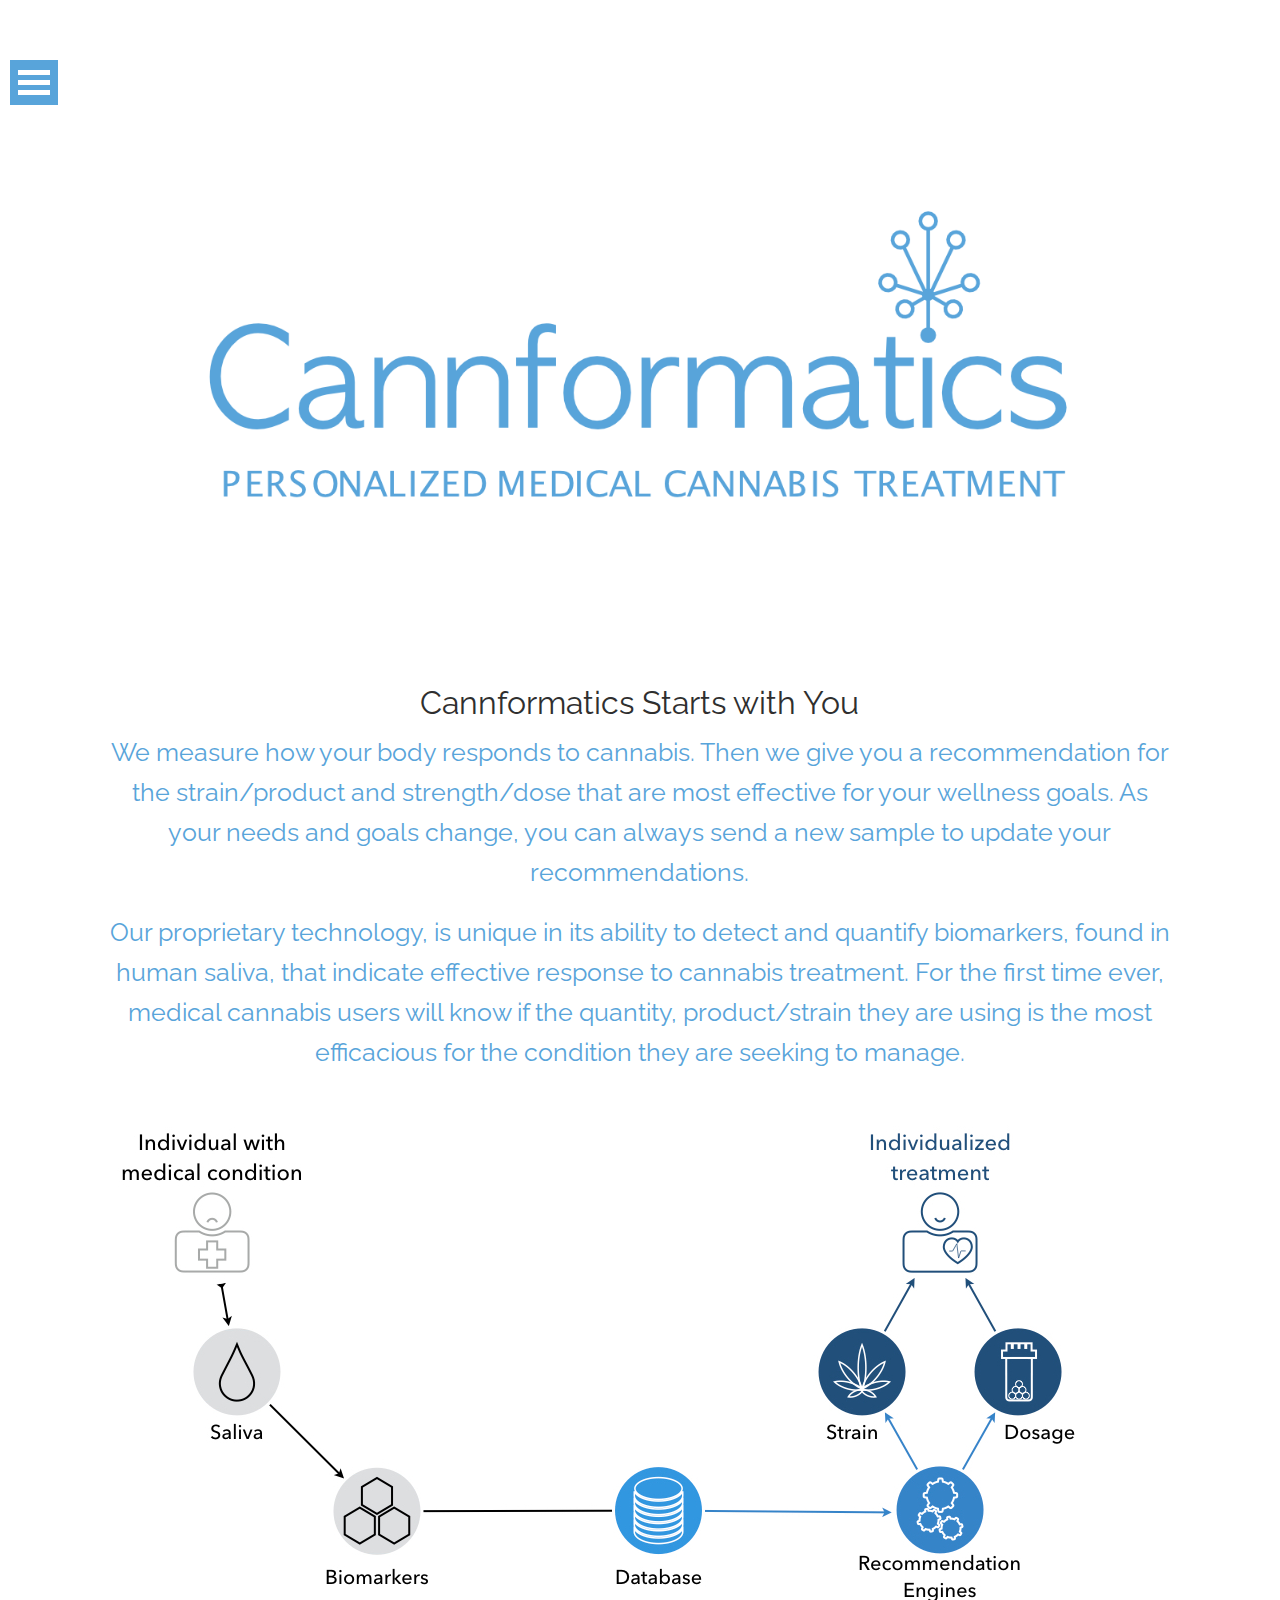
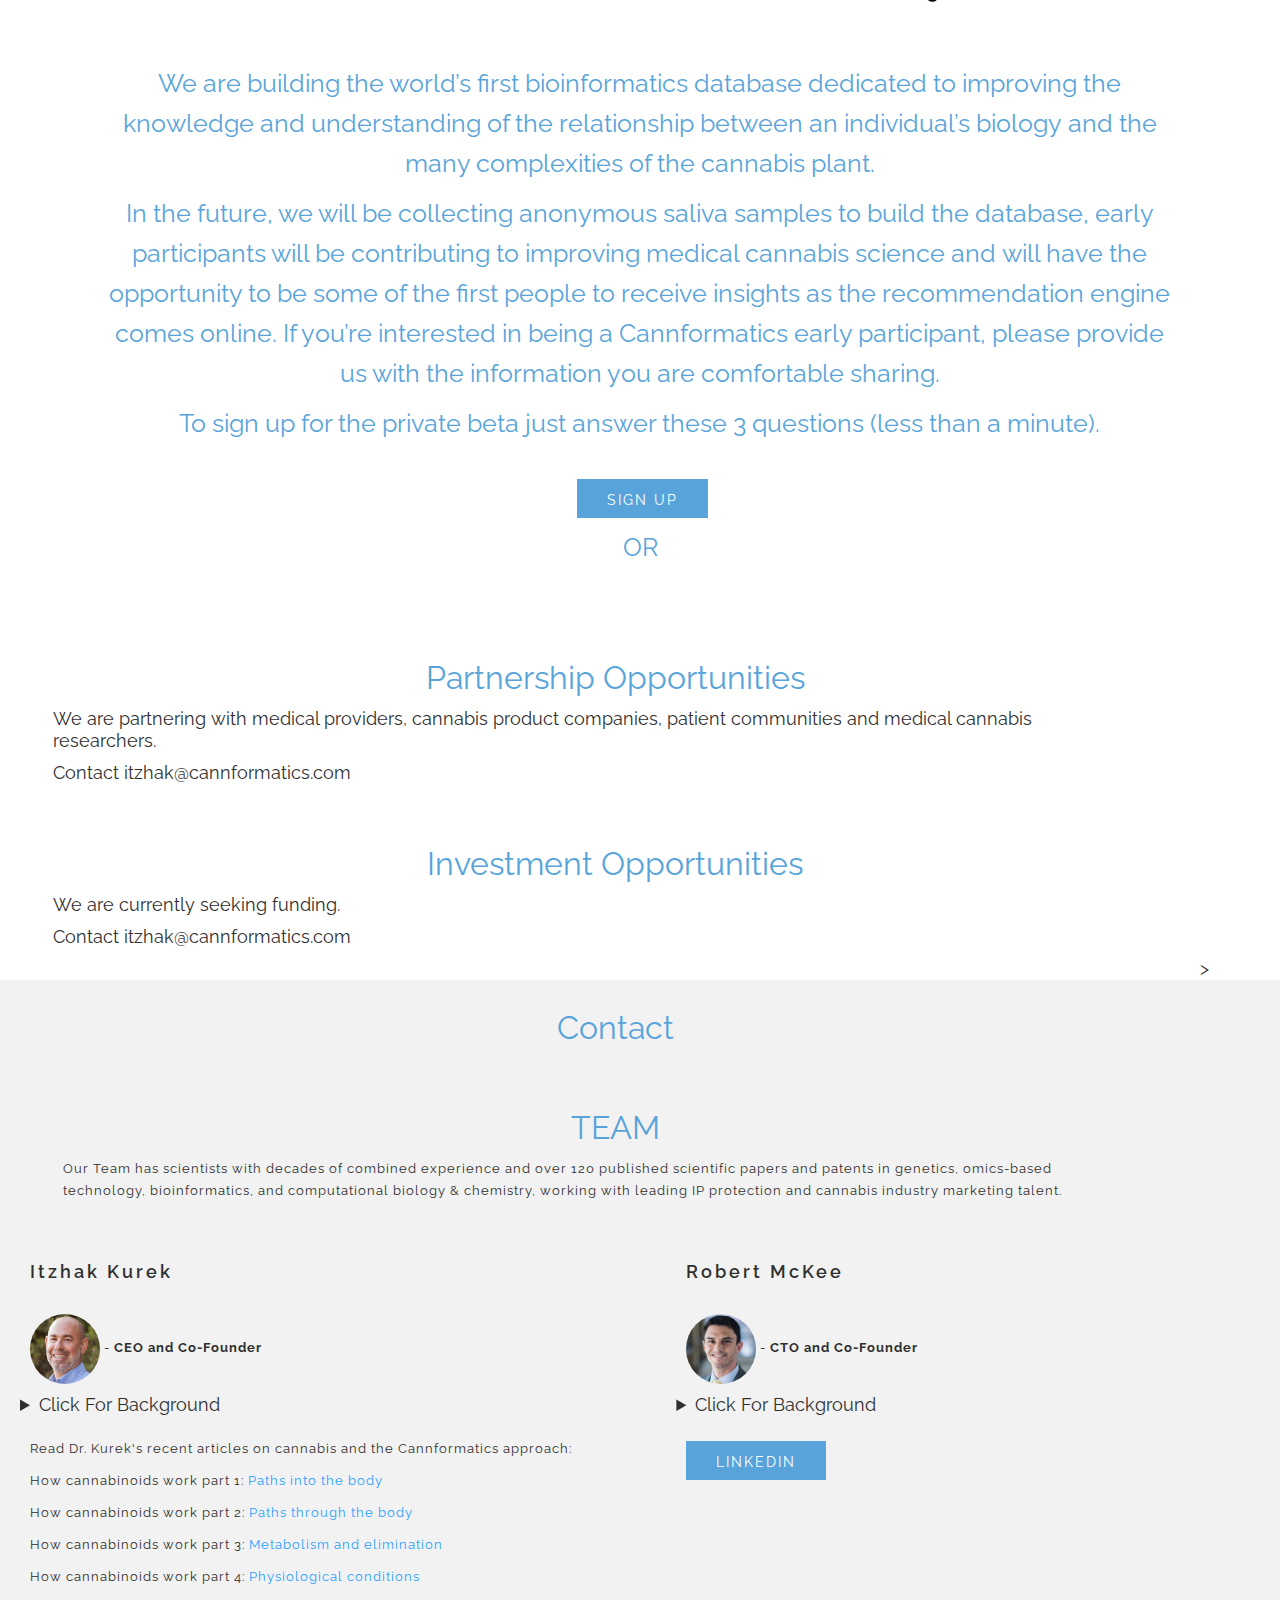
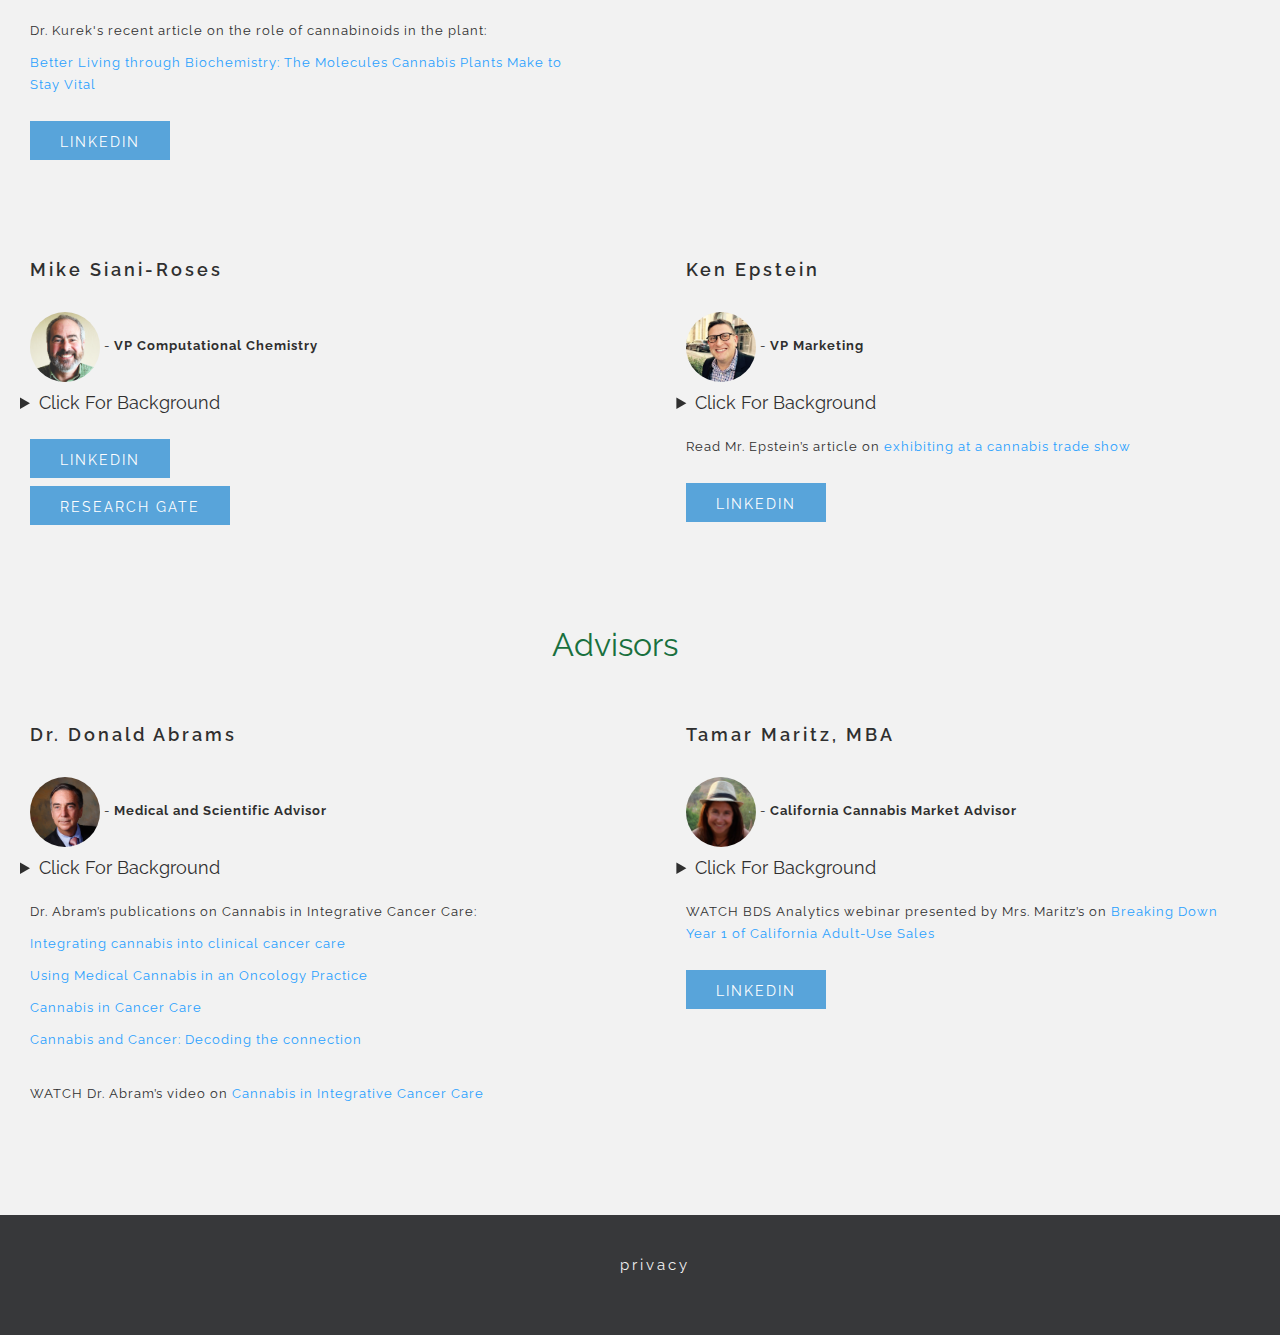
<file: index.html>
<!DOCTYPE html>
<html lang="en">
  <head>
    <meta charset="utf-8">
    <title>Cannformatics</title>
    <meta name="viewport" content="width=device-width, initial-scale=1.0">
    <meta name="description" content="Cannformatics uses bioinformatics to help you get the results you want from medical cannabis.">
    <meta name="author" content="">

    <!-- Le styles -->
    <link href="assets/css/bootstrap.css" rel="stylesheet">
    <link href="assets/css/style.css" rel="stylesheet">
    <link href="assets/css/colors/blue.css" rel="stylesheet">
    <link href="assets/css/menu.css" rel="stylesheet">
	<link href="assets/css/font-awesome.css" rel="stylesheet">
	<link href="assets/css/linecons.css" rel="stylesheet">
    <style>
      body {
        padding-top: 60px; /* 60px to make the container go all the way to the bottom of the topbar */
      }
    </style>
    <link href="assets/css/bootstrap-responsive.css" rel="stylesheet">

    <!-- Le HTML5 shim, for IE6-8 support of HTML5 elements -->
    <!--[if lt IE 9]>
      <script src="http://html5shim.googlecode.com/svn/trunk/html5.js"></script>
    <![endif]-->

    <!-- Le fav and touch icons -->
    <link rel="shortcut icon" href="assets/img/favicomatic/favicon.ico">

	<link rel="apple-touch-icon-precomposed" sizes="57x57" href="assets/img/favicomatic/apple-touch-icon-57x57.png" />
	<link rel="apple-touch-icon-precomposed" sizes="114x114" href="assets/img/favicomatic/apple-touch-icon-114x114.png" />
	<link rel="apple-touch-icon-precomposed" sizes="72x72" href="assets/img/favicomatic/apple-touch-icon-72x72.png" />
	<link rel="apple-touch-icon-precomposed" sizes="144x144" href="assets/img/favicomatic/apple-touch-icon-144x144.png" />
	<link rel="apple-touch-icon-precomposed" sizes="60x60" href="assets/img/favicomatic/apple-touch-icon-60x60.png" />
	<link rel="apple-touch-icon-precomposed" sizes="120x120" href="assets/img/favicomatic/apple-touch-icon-120x120.png" />
	<link rel="apple-touch-icon-precomposed" sizes="76x76" href="assets/img/favicomatic/apple-touch-icon-76x76.png" />
	<link rel="apple-touch-icon-precomposed" sizes="152x152" href="assets/img/favicomatic/apple-touch-icon-152x152.png" />
	<link rel="icon" type="image/png" href="assets/img/favicomatic/favicon-196x196.png" sizes="196x196" />
	<link rel="icon" type="image/png" href="assets/img/favicomatic/favicon-96x96.png" sizes="96x96" />
	<link rel="icon" type="image/png" href="assets/img/favicomatic/favicon-32x32.png" sizes="32x32" />
	<link rel="icon" type="image/png" href="assets/img/favicomatic/favicon-16x16.png" sizes="16x16" />
	<link rel="icon" type="image/png" href="assets/img/favicomatic/favicon-128.png" sizes="128x128" />
	<meta name="application-name" content="&nbsp;"/>
	<meta name="msapplication-TileColor" content="#FFFFFF" />
	<meta name="msapplication-TileImage" content="assets/img/favicomatic/mstile-144x144.png" />
	<meta name="msapplication-square70x70logo" content="assets/img/favicomatic/mstile-70x70.png" />
	<meta name="msapplication-square150x150logo" content="assets/img/favicomatic/mstile-150x150.png" />
	<meta name="msapplication-wide310x150logo" content="assets/img/favicomatic/mstile-310x150.png" />
	<meta name="msapplication-square310x310logo" content="assets/img/favicomatic/mstile-310x310.png" />

    
	<script type="text/javascript" src="assets/js/modernizr.custom.js"></script>
	<!-- Global site tag (gtag.js) - Google Analytics -->
	<script async src="https://www.googletagmanager.com/gtag/js?id=UA-119682513-1"></script>
	<script>
	  window.dataLayer = window.dataLayer || [];
	  function gtag(){dataLayer.push(arguments);}
	  gtag('js', new Date());
	  gtag('config', 'UA-119682513-1');
	</script>

  </head>

  <body>

    
    <!-- === MENU === -->
    
    <div class="container-fluid">
    <a class="brand hidden-phone"></a>
		<div id="dl-menu" class="dl-menuwrapper">
			<button class="dl-trigger">Open Menu</button>
			<ul class="dl-menu">
				<li><a href="#Sign-Up">Sign Up</a></li>
				<li><a href="#Partnership-Opportunities">Partnership Opportunities</a></li>
				<li><a href="#Investment-Opportunities">Investment Opportunities</a></li>
				<li><a href="#Contact">Contact</a></li>
				<li><a href="#Team">Team</a></li>
				<li><a href="privacy.html">Privacy</a></li>
			</ul>
		</div><!-- /dl-menuwrapper -->
    </div><!-- /container-fluid -->

    <!-- === TOP IMAGE AND TITLE ===  style="background-color:rgba(236, 240, 241,0.7)"-->
    <div id="headerwrap">
			<header class="clearfix">
					<div class="container"> 

							<div><img class="center-block img-responsive" src="assets/img/logo4.png" /></div>

					</div><!-- /container -->
			</header>	    
		</div><!-- /headerwrap -->

    <div class="container-fluid">
    	<div class="row-fluid">
    		<div class="span1"></div>
		    <div class="span10">
			    	<h2>Cannformatics Starts with You</h2>
				<h3 style="color: rgb(88, 164, 218)">We measure how your body responds to cannabis. Then we give you a recommendation for the strain/product and strength/dose that are most effective for your wellness goals. As your needs and goals change, you can always send a new sample to update your recommendations.</h3>
			</div>
		</div>
		<div class="row-fluid">
			<div class="span1"></div>
			<div class="span10">
				<h3 style="color: rgb(88, 164, 218)">Our proprietary technology, is unique in its ability to detect and quantify biomarkers, found in human saliva, that indicate effective response to cannabis treatment. For the first time ever, medical cannabis users will know if the quantity, product/strain they are using is the most efficacious for the condition they are seeking to manage.</h3>
			</div>
			<div class="span1"></div>
		</div>
		<div class="row-fluid">
    		<div class="span1"></div>
		    <div class="span10">
				<img class="img-responsive" src="assets/img/illustration2.jpeg">
			</div>
			<div class="span1"></div>
		</div>
	<div id="Sign-Up">
		<div class="row-fluid">
			<div class="span1"></div>
		    <div class="span10">
				<h3 style="color: rgb(88, 164, 218)">We are building the world’s first bioinformatics database dedicated to improving the knowledge and understanding of the relationship between an individual’s biology and the many complexities of the cannabis plant.</h3>
			    	<h3 style="color: rgb(88, 164, 218)">In the future, we will be collecting anonymous saliva samples to build the database, early participants will be contributing to improving medical cannabis science and will have the opportunity to be some of the first people to receive insights as the recommendation engine comes online. If you’re interested in being a Cannformatics early participant, please provide us with the information you are comfortable sharing.</h3>
				<h3 style="color: rgb(88, 164, 218)">To sign up for the private beta just answer these 3 questions (less than a minute).
				</h3>
			</div>
			<div class="span1"></div>
		</div>
		<div class="row-fluid">
			<div class="span5"></div>
		    <div class="span2">
						<div class="button-b">
							<a href="https://form.jotform.com/73138059084156">Sign Up</a>
						</div>
			</div>
			<div class="span5"></div>
		</div>


		<div class="row-fluid">
		    <div class="span12">
						<div class="">
							<h3 style="color: rgb(88, 164, 218); text-align:center;vertical-align:middle">OR</h3>
						</div>
			</div>	
		</div>	

		<div></div>
		<div class="row-fluid">
			<div class="span1"></div>
			<div class="span10">
				<script type="text/javascript" src="https://form.jotform.com/jsform/81217026099153"></script>
			</div>
			<div class="span1"></div>
		</div>
	</div>
	<div id="Partnership-Opportunities">
		<div class="span12 whitezone">
	    		<h2 style="color: rgb(88, 164, 218)">Partnership Opportunities</h2>
		</div>
		<div class="row-fluid">
				<div class="span1"></div>
				<div class="span10">
					<p style="padding-left: 20px">We are partnering with medical providers, cannabis product companies, patient communities and medical cannabis researchers.</p> 
					<p style="padding-left: 20px">Contact itzhak@cannformatics.com<br/></p>
				</div>
				<div class="span1"></div>
		</div>
	</div>
	<div id="Investment-Opportunities">
		<div class="span12 whitezone">
	    		<h2 style="color: rgb(88, 164, 218)">Investment Opportunities</h2>
		</div>
		<div class="row-fluid">
				<div class="span1"></div>
				<div class="span10">
					<p style="padding-left: 20px">We are currently seeking funding.</p>
					<p style="padding-left: 20px">Contact itzhak@cannformatics.com<br/></p>
				</div>
				<div class="span1"></div>
		</div>
	</div>
	<div id="Contact">
		<div class="span12 whitezone">
	    		<h2 style="color: rgb(88, 164, 218)">Contact</h2>
		</div>
>
			
	</div>
    <div id="Team">
	    <div class="container-fluid greyzone">
			<div class="span12 whitezone">
				<h2 style="color: rgb(88, 164, 218)">TEAM</h2>
			</div>
			<div class="row-fluid">
				<div class="span1"></div>
				<div class="span10">
					<p>Our Team has scientists with decades of combined experience and over 120 published scientific papers and patents in genetics, omics-based technology, bioinformatics, and computational biology & chemistry, working with leading IP protection and cannabis industry marketing talent.</p>
				</div>
				<div class="span1"></div>
			</div>
	    	<div class="row-fluid">
		    	<!-- === PROJECT LEADER was span6 greyzone=== -->
		    	<div class="span6 greyzone"> 
		    		<h4>Itzhak Kurek</h4>
		    		<br>
		    		<p><img src="assets/img/ik.png" alt="" width="70px" height="70px" class="img-circle"> - <b>CEO and Co-Founder</b></p>
		    		<details>
						<summary style="padding-left: 20px">Click For Background</summary>
		    			<p>Dr. Kurek is a senior biotech leader with experience in managing, consulting and research roles in the Ag-Biotech, Human and Nutritional Supplements, Renewable Energy and Biobased Products businesses. Dr. Kurek joined Cannformatics from Solix Algredients, a B2B supplier of algae-based natural ingredients where he served as R&D consultant at the Vice-President level. Previously,  Dr. Kurek worked at Kiverdi inc., a company making high-value oils and chemicals from waste carbon sources, as the Senior Director of R&D. Dr. Kurek held research scientist positions at Pioneer Hi-Bred (DuPont), Verdia Inc. and Maxygen Inc. Dr. Kurek has published 20 peer reviewed scientific papers and 10 granted US and international patents cited over 1,800 times.<br/><br/>
		    			Dr. Kurek received his Ph.D. in Plant Sciences from Tel Aviv University and completed his postdoctoral research at the University of California, Davis. Dr. Kurek has also conducted research at the Technical University of Munich, John Innes Center Norwich, C.N.R.S Bordeaux and the Lawrence Berkeley National Laboratories.
						</p>
					</details>
					<br>
					<!-- Start of button-b -->
					<p>Read Dr. Kurek's recent articles on cannabis and the Cannformatics approach:</p>
					<p>How cannabinoids work part 1: <a href="https://news.weedmaps.com/2018/11/how-cannabinoids-work-part-i-paths-into-the-body/" style="color:#28a0ff;">Paths into the body</a></p>
					<p>How cannabinoids work part 2: <a href="https://news.weedmaps.com/2018/11/how-cannabinoids-work-part-ii-paths-through-the-body/" style="color:#28a0ff;">Paths through the body</a></p>
					<p>How cannabinoids work part 3: <a href="https://news.weedmaps.com/2019/01/how-cannabinoids-work-part-iii-metabolism-and-elimination/" style="color:#28a0ff;">Metabolism and elimination</a></p>
					<p>How cannabinoids work part 4: <a href="https://news.weedmaps.com/2019/04/how-cannabinoids-work-part-iv-physiological-conditions/" style="color:#28a0ff;">Physiological conditions</a></p>
					<br>
					<p>Dr. Kurek's recent article on the role of cannabinoids in the plant:</p>
					<p><a href="https://www.marijuana.com/news/2018/09/better-living-through-biochemistry-the-molecules-cannabis-plants-make-to-stay-vital/" style="color:#28a0ff;">Better Living through Biochemistry: The Molecules Cannabis Plants Make to Stay Vital</a></p>
					
					<div class="button-b">
						<a href="https://www.linkedin.com/in/itzhak-kurek-0107113/">Linkedin</a>
					</div>
					<!-- End of button-b -->		    		
		    	</div><!-- /span4 -->
		    	<!-- === PROJECT INFO === -->
		    	<div class="span6 greyzone">
		    		<h4>Robert McKee</h4>
		    		<br>
		    		<p><img src="assets/img/rm.jpg" alt="" width="70px" height="70px" class="img-circle"> - <b>CTO and Co-Founder</b></p>
					
					<details>
						<summary style="padding-left: 20px">Click For Background</summary>
		    			<p>Mr. McKee is a patent lawyer with expertise in genetics, machine learning/artificial intelligence, data privacy law and technology commercialization. Mr. McKee joined Cannformatics from his law practice where he writes patents and ensures compliance with data privacy laws, and develops IP protection strategies for very early stage companies to ensure value creation. Previously, Mr. McKee worked at Kiverdi Inc., a company making high-value oils and chemicals from waste carbon sources, as IP and Business Development Associate. Mr. McKee held a microbiologist position at the Texas Department of State Health Services.<br/><br/>
					
		    			Mr. McKee received his Master of Science in Technology Commercialization from the Red McCombs School of Business at the University of Texas, Austin. He holds a JD from the University of Houston, Texas and a BS in Microbiology from The University of Texas, Austin. Mr. McKee has also completed the UDACITY Machine Learning Engineer Nanodegree.
						</p>
					</details>
					<!-- Start of button-b -->
						<div class="button-b">
						<a href="https://www.linkedin.com/in/robertcmckee">Linkedin</a>
						</div>
					<!-- End of button-b -->	    		
		    	</div><!-- /span4 -->
			</div>
			
			<div class="row-fluid">
		    	<div class="span6 greyzone">
		    		<h4>Mike Siani-Roses</h4>
		    		<br>
		    		<p><img src="assets/img/Mike_Siani-Rose.png" alt="" width="70px" height="70px" class="img-circle"> - <b>VP Computational Chemistry</b></p>
		    		<details>
						<summary  style="padding-left: 20px">Click For Background</summary>
		    			<p>Mr. Siani-rose has 20+ years of experience in regenerative medicine, biotechnology and bioinformatics. At Cannformatics, he provides project leadership for strategic corporate partnerships and leadership on computational biology and computational chemistry. He has been a project management consultant to Big Pharma/Biotech, directing projects that reach broadly across manufacturing organizations. Previously, as President and Founder of Theregen he raised $10M and led the company from preclinical through IND and two Phase I clinical trials for the implantable Anginera epicardial patch. He has extensive expertise in computational chemistry, drug discovery and bioinformatics from positions at Chiron Corporation (now Novartis), Kosan Biosciences and Affymetrix.<br/><br/>
		    			Mike has 45+ publications, and ten issued patents in drug discovery, laboratory automation, bioinformatics, and regenerative medicine. He received his BS in Chemical Engineering from the University of Rochester, did graduate work in Computer Science at UCSD, and attended the BioExecutive Institute in the Haas School of Business at UC Berkeley.
						</p>
					</details>
					<!-- Start of button-b -->
						<div class="button-b">
						<a href="https://www.linkedin.com/in/michael-siani-rose-aaa0501/">Linkedin</a>
						</div>
						<br>
						<div class="button-b">
						<a href="https://www.researchgate.net/profile/Michael_Siani-Rose">Research Gate</a>
						</div>
					<!-- End of button-b -->		    		
				</div><!-- /span6 -->
		    	<div class="span6 greyzone">
					<h4>Ken Epstein</h4>
					<br>
					<p><img src="assets/img/KE.jpg" alt="" width="70px" height="70px" class="img-circle"> - <b>VP Marketing</b></p>
					<details>
						<summary  style="padding-left: 20px">Click For Background</summary>
						<p>Mr. Epstein was a founding partner and brand strategist at WYD, a full service marketing agency specializing in all facets of the cannabis industry. Prior to joining WYD Ken was responsible for increasing revenue and brand equity for some of the world’s most powerful brands including; Clorox, Levi’s, Intel, Electronic Arts and Sunrun. At Sunrun Ken led the Brand and Corporate Communications team during Sunrun’s IPO raising over $251M in equity and led the brand launch of Brightbox Sunrun’s industry leading solar energy storage solution. He has extensive expertise in public relations, social media, and advertising.<br/><br/>
							Ken has a variety of marketing awards for TV, Billboard and Social Media campaigns including Emmy nominations, Webbys, One Show, and many more. He received his BA in Information and Communication Studies with a minor in Human Biology and Health Science from CSU, Chico. He is on the Board of Directors for Access Institute a San Francisco based non-profit provider of mental health services and Post-Doctoral Fellowship training.
						</p>
					</details>
					<br>
					<p>Read Mr. Epstein’s article on <a href='https://cannabisindustryjournal.com/tag/ken-epstein/' style="color:#28a0ff;">exhibiting at a cannabis trade show</a></p>
					<!-- Start of button-b -->
					<div class="button-b">
						<a href="https://www.linkedin.com/in/keepstein/">Linkedin</a>
					</div>
					<!-- End of button-b -->		    		
				</div><!-- /span6 -->				
			</div><!-- /row-fluid -->
			<div class="span12 whitezone">
				<h2 style="color: rgba(25, 112, 62)">Advisors</h2>
			</div>
	    	<div class="row-fluid">
					<!-- === PROJECT LEADER was span6 greyzone=== -->
					<div class="span6 greyzone"> 
						<h4>Dr. Donald Abrams</h4>
						<br>
						<p><img src="assets/img/DA1.jpg" alt="" width="70px" height="70px" class="img-circle"> - <b>Medical and Scientific Advisor</b></p>
						<details>
							<summary style="padding-left: 20px">Click For Background</summary>
							<p>Donald I. Abrams, MD. is an oncologist at Zuckerberg San Francisco General and a Professor of Clinical Medicine at the University of California San Francisco. He has an Integrative Oncology consultation practice at the UCSF Osher Center for Integrative Medicine. He received an A.B. in Molecular Biology from Brown University in 1972 and graduated from the Stanford University School of Medicine in 1977. After completing an Internal Medicine residency at the Kaiser Foundation Hospital in San Francisco, he became a fellow in Hematology/Oncology at the Cancer Research Institute of the University of California, San Francisco in 1980. He was one of the original clinician/investigators to recognize and define many early AIDS-related conditions. He has long been interested in clinical trials of complementary and alternative medicine interventions for HIV/AIDS and cancer, including evaluations of medicinal marijuana. In 1997 he received funding from the National Institute on Drug Abuse to conduct clinical trials of the short-term safety of cannabinoids in HIV infection. Subsequently he was granted funds by the University of California Center for Medicinal Cannabis Research to continue studies of the effectiveness of cannabis in a number of clinical conditions. He completed a placebo-controlled study of smoked cannabis in patients with painful HIV-related peripheral neuropathy as well as a study evaluating vaporization as a smokeless delivery system for medicinal uses. His last NIDA-funded trial investigated the possible pharmacokinetic interaction between vaporized cannabis and opioid analgesics in patients with chronic pain. His last study was an NIH-funded trial investigating vaporized cannabis in patients with Sickle Cell disease. He co-authored the chapter on “Cannabinoids and Cancer” in the Oxford University Press Integrative Oncology text that he co-edited with Andrew Weil. He co-edits the NCI PDQ CAM Cannabinoids and Cancer website. He was a member of the National Academies of Sciences, Engineering and Medicine’s committee that published The Health Effects of Cannabis and Cannabinoids: Current State of Evidence and Recommendations for Research in January 2017.</p>
						</details>
						<br>
						<p>Dr. Abram’s publications on Cannabis in Integrative Cancer Care:</p>
						<p><a href='assets/articles/Integrating Current Oncology 2016.pdf' style="color:#28a0ff;">Integrating cannabis into clinical cancer care</a></p>
						<p><a href='assets/articles/Using Medical Cannabis in an Oncology Practice.pdf' style="color:#28a0ff;">Using Medical Cannabis in an Oncology Practice</a></p>
						<p><a href='assets/articles/Cannabis in Cancer Care CPT.pdf' style="color:#28a0ff;">Cannabis in Cancer Care</a></p>
						<p><a href='assets/articles/Cannabis and Cancer - Decoding the connection.pdf' style="color:#28a0ff;">Cannabis and Cancer: Decoding the connection</a></p>
						<br>
						<p>WATCH Dr. Abram’s video on <a href="https://vimeo.com/114273017" style="color:#28a0ff;">Cannabis in Integrative Cancer Care</a></p>
					</div><!-- /span4 -->
					<!-- === PROJECT INFO === -->
					<div class="span6 greyzone">
						<h4>Tamar Maritz, MBA</h4>
						<br>
						<p><img src="assets/img/TM1.png" alt="" width="70px" height="70px" class="img-circle"> - <b>California Cannabis Market Advisor</b></p>
						
	
						<details>
							<summary style="padding-left: 20px">Click For Background</summary>
							<p>Tamar Maritz is the current Director of Business Development at BDS Analytics, the leading market research and insights firm in the cannabis industry. With a strong background in market research and analytics consulting for some of the biggest fortune 500 tech companies, Tamar brings years of analytical and insight-driven experience to the cannabis industry, already having helped countless existing and up-and-coming operators thrive in the cannabis supply chain over the past 2.5 years. Coupled with an undergraduate degree in Biochemistry (followed by a research stint at the Weizmann Institute of Science in Israel) and an MBA with a focus on quantitative marketing strategy, she is able to provide a unique perspective and understanding of the industry from both the commercial and pharmaceutical ends.</p>
						</details>
						<br>
						<p>WATCH BDS Analytics webinar presented by Mrs. Maritz’s on <a href='https://register.gotowebinar.com/register/1473577974491182849' style="color:#28a0ff;">Breaking Down Year 1 of California Adult-Use Sales</a></p>
						
						<!-- Start of button-b -->
							<div class="button-b">
							<a href="https://www.linkedin.com/in/tamarmaritz/">Linkedin</a>
							</div>
						<!-- End of button-b -->	    		
					</div><!-- /span4 -->
			</div>
	    </div> <!-- /container-fluid -->
   </div>
    
   <!-- === FOOTER SECTION === -->
   
   <div class="container-fluid">
	   <div class="footerzone">
		   <div class="row-fluid">
			   <div class="span4">
			   </div><!-- /span4 -->
			   
			   <div class="span4"><h4 style='text-align:center;vertical-align:middle'><a href='privacy.html'>privacy</a></h4>
			   </div><!-- /span4 -->
			   
			   <div class="span4">
			   </div><!-- /span4 -->
		   </div><!-- /row-fluid -->
	   </div><!-- /footerzone -->
	   
   </div><!-- /container-fluid -->
    <!-- Le javascript
    ================================================== -->
    <!-- Placed at the end of the document so the pages load faster -->
	<script type="text/javascript" src="https://ajax.googleapis.com/ajax/libs/jquery/1.9.1/jquery.min.js"></script>
    <script type="text/javascript" src="assets/js/retina.js"></script>
    <script type="text/javascript" src="assets/js/bootstrap.js"></script>
    <script type="text/javascript" src="assets/js/toucheffects.js"></script>
	<script type="text/javascript" src="assets/js/jquery.cbpQTRotator.js"></script>
		<script>
			$( function() {
				/*
				- how to call the plugin:
				$( selector ).cbpQTRotator( [options] );
				- options:
				{
					// default transition speed (ms)
					speed : 700,
					// default transition easing
					easing : 'ease',
					// rotator interval (ms)
					interval : 8000
				}
				- destroy:
				$( selector ).cbpQTRotator( 'destroy' );
				*/
				$( '#cbp-qtrotator' ).cbpQTRotator();
			} );
		</script>
	<script src="assets/js/jquery.dlmenu.js"></script>
		<script>
			$(function() {
				$( '#dl-menu' ).dlmenu({
					animationClasses : { classin : 'dl-animate-in-5', classout : 'dl-animate-out-5' }
				});
			});
		</script>
		
  </body>
</html>
</file>
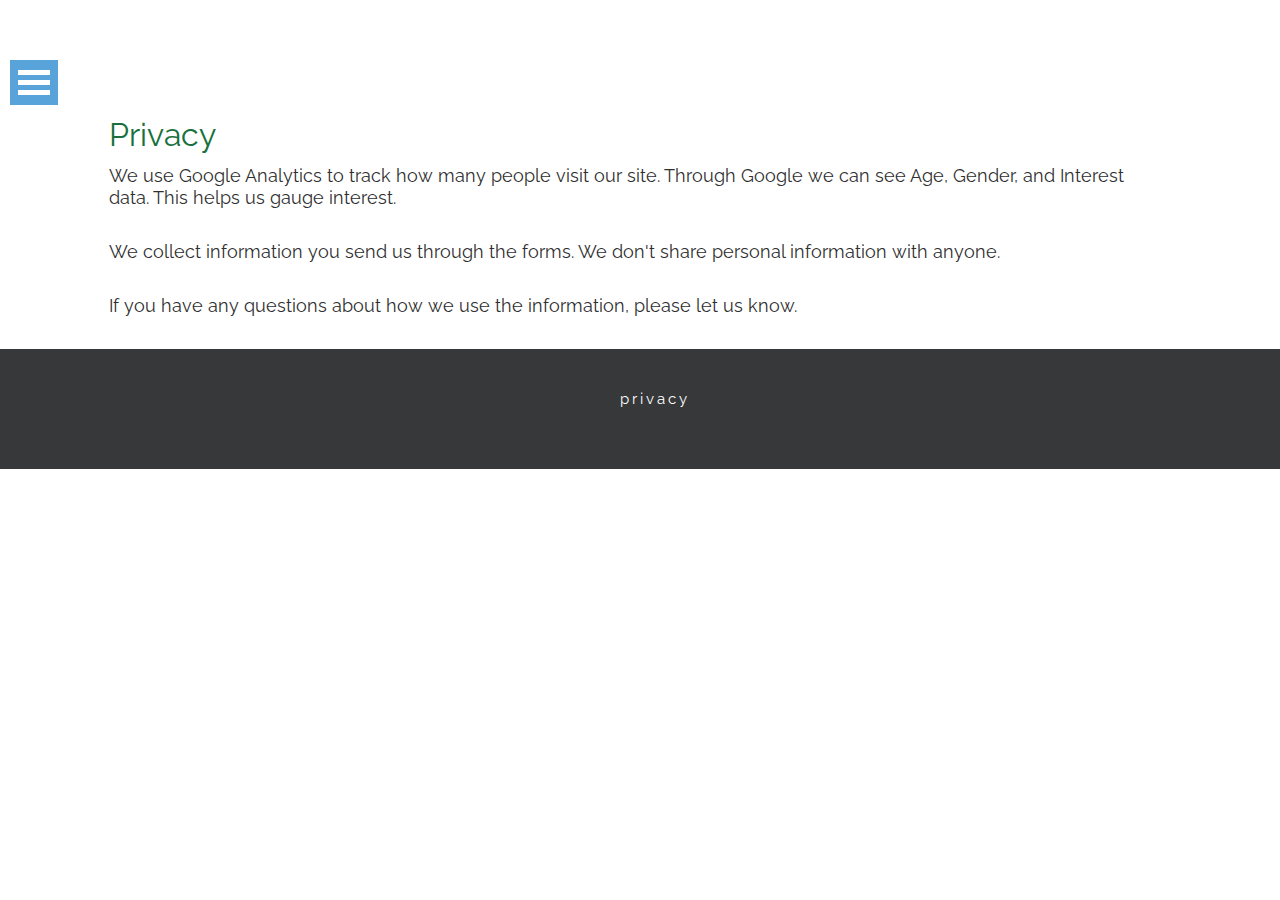
<file: privacy.html>
<!DOCTYPE html>
<html lang="en">
  <head>
    <meta charset="utf-8">
    <title>Cannformatics</title>
    <meta name="viewport" content="width=device-width, initial-scale=1.0">
    <meta name="description" content="">
    <meta name="author" content="">

    <!-- Le styles -->
    <link href="assets/css/bootstrap.css" rel="stylesheet">
    <link href="assets/css/style.css" rel="stylesheet">
    <link href="assets/css/colors/blue.css" rel="stylesheet">
    <link href="assets/css/menu.css" rel="stylesheet">
	<link href="assets/css/font-awesome.css" rel="stylesheet">
	<link href="assets/css/linecons.css" rel="stylesheet">
    <style>
      body {
        padding-top: 60px; /* 60px to make the container go all the way to the bottom of the topbar */
      }
    </style>
    <link href="assets/css/bootstrap-responsive.css" rel="stylesheet">

    <!-- Le HTML5 shim, for IE6-8 support of HTML5 elements -->
    <!--[if lt IE 9]>
      <script src="http://html5shim.googlecode.com/svn/trunk/html5.js"></script>
    <![endif]-->

    <!-- Le fav and touch icons -->
    <link rel="shortcut icon" href="assets/img/favicomatic/favicon.ico">

	<link rel="apple-touch-icon-precomposed" sizes="57x57" href="assets/img/favicomatic/apple-touch-icon-57x57.png" />
	<link rel="apple-touch-icon-precomposed" sizes="114x114" href="assets/img/favicomatic/apple-touch-icon-114x114.png" />
	<link rel="apple-touch-icon-precomposed" sizes="72x72" href="assets/img/favicomatic/apple-touch-icon-72x72.png" />
	<link rel="apple-touch-icon-precomposed" sizes="144x144" href="assets/img/favicomatic/apple-touch-icon-144x144.png" />
	<link rel="apple-touch-icon-precomposed" sizes="60x60" href="assets/img/favicomatic/apple-touch-icon-60x60.png" />
	<link rel="apple-touch-icon-precomposed" sizes="120x120" href="assets/img/favicomatic/apple-touch-icon-120x120.png" />
	<link rel="apple-touch-icon-precomposed" sizes="76x76" href="assets/img/favicomatic/apple-touch-icon-76x76.png" />
	<link rel="apple-touch-icon-precomposed" sizes="152x152" href="assets/img/favicomatic/apple-touch-icon-152x152.png" />
	<link rel="icon" type="image/png" href="assets/img/favicomatic/favicon-196x196.png" sizes="196x196" />
	<link rel="icon" type="image/png" href="assets/img/favicomatic/favicon-96x96.png" sizes="96x96" />
	<link rel="icon" type="image/png" href="assets/img/favicomatic/favicon-32x32.png" sizes="32x32" />
	<link rel="icon" type="image/png" href="assets/img/favicomatic/favicon-16x16.png" sizes="16x16" />
	<link rel="icon" type="image/png" href="assets/img/favicomatic/favicon-128.png" sizes="128x128" />
	<meta name="application-name" content="&nbsp;"/>
	<meta name="msapplication-TileColor" content="#FFFFFF" />
	<meta name="msapplication-TileImage" content="assets/img/favicomatic/mstile-144x144.png" />
	<meta name="msapplication-square70x70logo" content="assets/img/favicomatic/mstile-70x70.png" />
	<meta name="msapplication-square150x150logo" content="assets/img/favicomatic/mstile-150x150.png" />
	<meta name="msapplication-wide310x150logo" content="assets/img/favicomatic/mstile-310x150.png" />
	<meta name="msapplication-square310x310logo" content="assets/img/favicomatic/mstile-310x310.png" />

    
	<script type="text/javascript" src="assets/js/modernizr.custom.js"></script>
	<!-- Global site tag (gtag.js) - Google Analytics -->
	<script async src="https://www.googletagmanager.com/gtag/js?id=UA-119682513-1"></script>
	<script>
	  window.dataLayer = window.dataLayer || [];
	  function gtag(){dataLayer.push(arguments);}
	  gtag('js', new Date());

	  gtag('config', 'UA-119682513-1');
	</script>

  </head>

  <body>

    
    <!-- === MENU === -->
    
    <div class="container-fluid">
    <a class="brand hidden-phone"></a>
		<div id="dl-menu" class="dl-menuwrapper">
			<button class="dl-trigger">Open Menu</button>
			<ul class="dl-menu">
				<li><a href="index.html">Home</a></li>
			</ul>
		</div><!-- /dl-menuwrapper -->
    </div><!-- /container-fluid -->

    <!-- === TOP IMAGE AND TITLE ===  style="background-color:rgba(236, 240, 241,0.7)"-->

    <div class="container-fluid">
    	<div class="row-fluid">
    		<div class="span1"></div>
		    <div class="span10">
				<h2 style="color: rgba(25, 112, 62); text-align: left">Privacy</h2>
				<p> We use Google Analytics to track how many people visit our site. Through Google we can see Age, Gender, and Interest data. This helps us gauge interest.</p><br/>
				<p>We collect information you send us through the forms. We don't share personal information with anyone.</p><br/>
				<p>If you have any questions about how we use the information, please let us know.</p><br/>

			</div>
			<div class="span1"></div>
		</div>

    </div>
	


    
   <!-- === FOOTER SECTION === -->
   
   <div class="container-fluid">
	   <div class="footerzone">
		   <div class="row-fluid">
			   <div class="span4">
			   </div><!-- /span4 -->
			   
			   <div class="span4"><h4 style='text-align:center;vertical-align:middle'>privacy</h4>
			   </div><!-- /span4 -->
			   
			   <div class="span4">
			   </div><!-- /span4 -->
		   </div><!-- /row-fluid -->
	   </div><!-- /footerzone -->
	   
   </div><!-- /container-fluid -->

    <!-- Le javascript
    ================================================== -->
    <!-- Placed at the end of the document so the pages load faster -->
	<script type="text/javascript" src="https://ajax.googleapis.com/ajax/libs/jquery/1.9.1/jquery.min.js"></script>
    <script type="text/javascript" src="assets/js/retina.js"></script>
    <script type="text/javascript" src="assets/js/bootstrap.js"></script>
    <script type="text/javascript" src="assets/js/toucheffects.js"></script>
	<script type="text/javascript" src="assets/js/jquery.cbpQTRotator.js"></script>
		<script>
			$( function() {
				/*
				- how to call the plugin:
				$( selector ).cbpQTRotator( [options] );
				- options:
				{
					// default transition speed (ms)
					speed : 700,
					// default transition easing
					easing : 'ease',
					// rotator interval (ms)
					interval : 8000
				}
				- destroy:
				$( selector ).cbpQTRotator( 'destroy' );
				*/

				$( '#cbp-qtrotator' ).cbpQTRotator();

			} );
		</script>
	<script src="assets/js/jquery.dlmenu.js"></script>
		<script>
			$(function() {
				$( '#dl-menu' ).dlmenu({
					animationClasses : { classin : 'dl-animate-in-5', classout : 'dl-animate-out-5' }
				});
			});
		</script>
		
  </body>
</html>
</file>
<file: assets/css/style.css>
﻿/*!
 * MODUS - Multipurpose Theme
 *
 * Copyright 2013 
 * Licensed under the Apache License v2.0
 * http://www.apache.org/licenses/LICENSE-2.0
 * Created by: Carlos Alvarez
 * URL: http://www.basicoh.com
 * Designed and built based on Twitter Bootstrap.
 * Tags: multipurpose, agency theme, one page, single page, responsive, flat */



@import url(http://fonts.googleapis.com/css?family=Raleway:400,800);

/* Global */

body {
	background: #ffffff;
    color: #2f2f2f;
    font-family: 'Raleway', sans-serif;
    font-size: 11px; font-size: 1.1rem;
    font-weight: 400;
    line-height: 22px;
    /* margin-top: 60px; */
}

h1 {
	font-family: 'Raleway', sans-serif;
    font-weight: 800;
    font-style: normal;
    text-align:center;
    font-size: 100px;
}

h2, h3, h4, h5, h6 {
	font-family: 'Raleway', sans-serif;
    font-weight: 400;
    font-style: normal;
    text-align:center;
}

p {
    margin: 0 10px 10px 0;
}

a {
	color: #F1F1F1;
	text-decoration: none;
}

a:hover {
	color: #F5F5F5;
	text-decoration: none;
}

/* ========== BOOTSTRAP MODIFICATIONS ========== */

.brand {
	float:right;
	color: #ffffff;
	letter-spacing: 3px;
	font-weight: 800;
	margin-right: 25px;
}

/* Container-fluid */
.container-fluid {
  padding-right: 0px;
  padding-left: 0px;
  *zoom: 1;
}

/* Accordion */

.accordion-group {
  margin-right: 20px;
  margin-bottom: 1px;
  border: none;
  -webkit-border-radius: 0px;
     -moz-border-radius: 0px;
          border-radius: 0px;
}

.accordion-heading {
	background:#transparent;
	border-bottom: 1px solid #555555;
}

.accordion-heading a {
	font-size:13px;
	font-weight:400;
	font-family: 'Raleway', sans-serif;
	letter-spacing: 2px;
}

.accordion-heading li_ {
	font-size: 16px;
	margin-right:12px;
}

.accordion-inner {
  padding: 9px 15px;
  border-top: 0px solid #555555;
  font-size: 12px;
  letter-spacing: 1px;
}

/* SPAN MARGIN TWEAK */

.no-space-4 [class*="span"]{
  margin-left: 0 !important;
  width: 25% !important; 
}

.no-space-3 [class*="span"]{
  margin-left: 0 !important;
  width: 33.3333333333% !important; 
}




/* ========== COLOR TRANSITION ========== */

.modus_color {
	color : #7a8187;
}

.modus_color_transition {
	-webkit-transition : color ease-out 0.4s;
	-moz-transition    : color ease-out 0.4s;
	-ms-transition     : color ease-out 0.4s;
	-o-transition      : color ease-out 0.4s;
}

/* ========== TITLES / Footer ========== */

h3.title-bg, h4.title-bg {
	background:#2f2f2f; 
	padding-top:10px;
	padding-bottom: 10px;
	padding-left: 30px;
	margin-top:0px;
	margin-bottom: 0px;
	color: #fff;
	text-align: left;
	letter-spacing: 3px;
}

h5.title-small, h6.title-small {
	padding-top:10px;
	padding-bottom: 10px;
	padding-left: 30px;
	margin-top:0px;
	margin-bottom: 0px;
	color: #fff;
	text-align: left;
	letter-spacing: 2px;
}

h6.title-footer {
	background:#161616; 
	padding-top:10px;
	padding-bottom: 10px;
	padding-right: 30px;
	margin-top:0px;
	margin-bottom: 0px;
	color: #fff;
	text-align: right;
	letter-spacing: 8px;
	font-size: 18px;
}


/* ========== IMAGE MASK ========== */

.grid figure {
	margin: 0;
	position: relative;
}

.grid figure img {
	width: 100%;
	display: block;
	position: relative;
}

.grid figcaption {
	position: absolute;
	top: 0;
	left: 0;
	padding: 20px;
	color: #fff;
}

.grid figcaption h5 {
	margin: 0;
	padding-top: 20px;
	padding-left: 20px;
	padding-bottom: 5px;
	color: #fff;
	text-align: left;
	letter-spacing: 2px;
	
}

.grid figcaption a {
	text-align: left;
	padding: 5px 10px;
	margin-left: 20px;
	display: inline-block;
	background: #2f2f2f;
	color: #fff;
	font-size: 12px;
}

/* Caption Style */
.mask figure {
	overflow: hidden;
}

.mask figure img {
	-webkit-transition: -webkit-transform 0.4s;
	-moz-transition: -moz-transform 0.4s;
	transition: transform 0.4s;
}

.no-touch .mask figure:hover img,
.mask figure.cs-hover img {
	-webkit-transform: translateY(-30px);
	-moz-transform: translateY(-30px);
	-ms-transform: translateY(-30px);
	transform: translateY(-30px);
}

.mask figcaption {
	height: 50px;
	width: 100%;
	top: auto;
	bottom: 0;
	opacity: 0;
	-webkit-transform: translateY(100%);
	-moz-transform: translateY(100%);
	-ms-transform: translateY(100%);
	transform: translateY(100%);
	-webkit-transition: -webkit-transform 0.4s, opacity 0.1s 0.3s;
	-moz-transition: -moz-transform 0.4s, opacity 0.1s 0.3s;
	transition: transform 0.4s, opacity 0.1s 0.3s;
}

.no-touch .mask figure:hover figcaption,
.mask figure.cs-hover figcaption {
	opacity: 1;
	-webkit-transform: translateY(0px);
	-moz-transform: translateY(0px);
	-ms-transform: translateY(0px);
	transform: translateY(0px);
	-webkit-transition: -webkit-transform 0.4s, opacity 0.1s;
	-moz-transition: -moz-transform 0.4s, opacity 0.1s;
	transition: transform 0.4s, opacity 0.1s;
}

.mask figcaption a {
	position: absolute;
	bottom: 25px;
	right: 60px;
}


/* ========== WRAP SECTIONS ========== */

#headerwrap {
	/*background: linear-gradient(to bottom, rgba(255,255,255,0.7) 0%,rgba(255,255,255,0.7) 100%), url(../img/background.png) no-repeat center top;*/
	margin-top: -120px;
	padding-top:160px;
	text-align:center;
	-webkit-background-size:cover;
	-moz-background-size:cover;
	background-size:cover;
	height: auto;
}

#headerwrap h1 {
	color:#28a0ff;
	margin-top: 140px;
	padding-bottom: 40px;
	letter-spacing: 8px;
}

#headerwrap p {
	color:#19703e;
	font-size: 30px;
	font-weight: 400;
	text-align: center;
	line-height: 40px;
	letter-spacing: 3px;
	margin-left: 15px;
	margin-bottom: 140px;
}

#aboutwrap {
	background: url(../img/about.jpg) no-repeat center top;
	margin-top: -120px;
	padding-top:150px;
	text-align:center;
	-webkit-background-size:cover;
	-moz-background-size:cover;
	background-size:cover;
	height: 450px;
}

#aboutwrap h1 {
	color:#ffffff;
	margin-top: 30px;
	padding-bottom: 30px;
	letter-spacing: 8px;
	font-size: 70px;
	font-weight: 400;
	line-height: 80px;
}

#contactwrap {
	background: url(../img/contact.jpg) no-repeat center top;
	margin-top: -120px;
	padding-top:150px;
	text-align:left;
	-webkit-background-size:cover;
	-moz-background-size:cover;
	background-size:cover;
	height: 450px;
}

#contactwrap h1 {
	color:#ffffff;
	margin-top: 40px;
	padding-bottom: 30px;
	letter-spacing: 8px;
	font-size: 70px;
	font-weight: 400;
	text-align:left;
}

#priceswrap {
	background: url(../img/prices.jpg) no-repeat center top;
	margin-top: -120px;
	padding-top:130px;
	text-align:left;
	-webkit-background-size:cover;
	-moz-background-size:cover;
	background-size:cover;
	height: 350px;
}

#priceswrap h1 {
	color:#ffffff;
	margin-top: 40px;
	padding-bottom: 30px;
	letter-spacing: 8px;
	font-size: 70px;
	font-weight: 400;
	text-align:left;
}


#carouselwrap {
	width:100%;
	margin-top:0px;
}

#menuwrap {
	width:100%;
	margin-top: -60px;
	margin-right: 10px;
	padding-top: 10px;
	padding-bottom: 10px;
	background-color: #37383a;
}

#blogwrap {
	background: url(../img/header_bg.jpg) no-repeat center top;
	margin-top: -120px;
	padding-top:160px;
	text-align:center;
	-webkit-background-size:cover;
	-moz-background-size:cover;
	background-size:cover;
	height: 300px;
	
}

#portfoliowrap {
	background: url(../img/portfolio.jpg) no-repeat center top;
	margin-top: -120px;
	padding-top:150px;
	text-align:center;
	-webkit-background-size:cover;
	-moz-background-size:cover;
	background-size:cover;
	height: 450px;
}

#portfoliowrap h1 {
	color:#ffffff;
	margin-top: 40px;
	padding-bottom: 30px;
	letter-spacing: 8px;
	font-size: 70px;
	font-weight: 400;
}

/* ========== ZONE CONFIGURATIONS ========== */

.greyzone {
	background-color: #f2f2f2;
	width: 100%;
	padding-top: 40px;
	padding-bottom: 50px;
}

.greyzone h4 {
	text-align: left;
	margin-left: 30px;
	letter-spacing: 3px;
	font-weight: 600;
}

.greyzone h6 {
	text-align: left;
	margin-left: 30px;
	letter-spacing: 2px;
	font-weight: 600;
}

.greyzone p {
	text-align: left;
	margin-left: 30px;
	margin-right: 30px;
	font-size: 13px;
	letter-spacing: 1px;
}

.greyzone i {
	font-size: 16px;
	letter-spacing: 15px;
}

.blackzone {
	background-color: #37383a;
	width: 100%;
	padding-top: 40px;
	padding-bottom: 50px;
}

.blackzone h4 {
	text-align: left;
	margin-left: 30px;
	letter-spacing: 3px;
	font-weight: 600;
	color: #fff;
}

.blackzone p {
	text-align: left;
	margin-left: 30px;
	margin-right: 30px;
	font-size: 13px;
	letter-spacing: 1px;
	color: #fff;
}

.whitezone {
	width: 100%;
	padding-top: 40px;	
}

.whitezone h4 {
	text-align: left;
	margin-left: 30px;
	letter-spacing: 3px;
	font-weight: 600;
}

.whitezone h5 {
	text-align: left;
	margin-left: 30px;
	letter-spacing: 2px;
	font-weight: 600;
}

.whitezone h6 {
	text-align: left;
	margin-left: 30px;
	letter-spacing: 2px;
	font-weight: 600;
	margin-top: -20px;
}


.whitezone p {
	text-align: left;
	margin-left: 30px;
	margin-right: 30px;
	font-size: 13px;
	letter-spacing: 1px;
}

.whitezone p > tag {
	color:#b1b1b1;
	font-size: 10px;
}

.whitezone li_ {
	font-size: 20px;
	vertical-align: middle;
}

.footerzone {
	background-color: #37383a;
	width: 100%;
	padding-top: 30px;
	padding-bottom: 50px;
}

.footerzone h4 {
	text-align: left;
	margin-left: 30px;
	letter-spacing: 3px;
	font-weight: 400;
	color: #fff;
	font-size: 15px;
}

.footerzone p {
	text-align: left;
	margin-left: 30px;
	margin-right: 30px;
	font-size: 11px;
	letter-spacing: 2px;
	color: #fff;
}

/* About Page Zones */

.aboutzone {
	width: 100%;
	padding-top: 30px;
}

.aboutzone p {
	text-align: center;
	margin-left: 10px;
	margin-right: 10px;
	font-size: 13px;
	letter-spacing: 1px;
}

.aboutzone i {
	font-size: 16px;
	letter-spacing: 15px;
}

/* Blog Page Zones & Conf*/

.blog-date {
	width: 100%;
	padding-top: 40px;
}

.blog-date p {
	text-align: right;
	margin-right: 10px;
	font-size: 13px;
	letter-spacing: 1px;
}

.blog-date h6 {
	font-weight: 800;
	text-align: right;
	margin-right: 10px;
	letter-spacing: 1px;
}

.blog-title {
	width: 100%;
	padding-top: 40px;
	margin-bottom: 20px;
}

.blog-title h2 {
	margin-top: 0px;
	font-size: 40px;
	line-height: 50px;
	letter-spacing: 3px;
	text-align: left;
	font-weight: 400;
	margin-left: 30px;
}

.blog-post {
	text-align: left;
	margin-right: 0px;
	margin-left: 30px;
	font-size: 16px;
	letter-spacing: 2px;
	width: 100%;
}

.blog-post h2 {
	margin-top: 0px;
	font-size: 40px;
	line-height: 50px;
	letter-spacing: 3px;
	text-align: left;
	font-weight: 400;
	width: 100%;
	padding-top: 40px;
	margin-bottom: 20px;
	margin-left: 10px;
}


.blog-post em {
	text-align: left;
	font-size: 18px;
	color: #767676;	
}

.blog-post i {
	letter-spacing: 10px;
}

.blog-post p {
	margin-bottom: 20px;
	margin-left: 10px;
}

.blog-post blockquote {
  padding: 0 0 0 15px;
  margin: 0 0 20px;
  border-left: 4px solid #28a0ff;
  color: #a7a7a7;
  font-size: 19px;
}

.blog-post tag {
	color: #a7a7a7;
	font-size: 14px;
	letter-spacing: 2px;
}

.blog-post h4 {
	margin-top: 0px;
	font-size: 19px;
	line-height: 30px;
	letter-spacing: 2px;
	text-align: left;
	font-weight: 800;
	margin-left: 10px;
}

/* ========== SIDEBAR CONF ========== */

.sidebar-zone {
	padding-bottom: 120px;
	margin-bottom: 0px;
}

.sidebar-zone i {
	vertical-align: middle;
}

.popular-posts{ 
	margin: 0px;
	}
	
.popular-posts li {
	list-style: none; 
	margin-bottom: 20px; 
	margin-left: 30px;
	clear: both;
	display: block;
	min-height: 70px;
}
.popular-posts li a, 
.popular-posts li a:hover {
	color:#2f2f2f; 
	text-decoration: none;
	}
	
.popular-posts li img {
	float: left; 
	margin-right: 20px;
	}
	
.popular-posts li em {
	font-family: 'Raleway', sans-serif;
	font-size: 12px;
	}




/* ========== BUTTON CONF ========== */

.button-b {
	display:block;
	position:relative;
	margin:25px 0 25px 0;
	padding-left: 30px;
}

.button-b a {
	text-decoration: none;
	float: left;
	display: block;
	color: #ffffff;
	font-size: 14px;
	font-weight: 400;
	font-family: 'Raleway', sans-serif;
	letter-spacing: 2px;
	border: none;
	padding: 10px 30px 7px 30px;
	transition:all .5s ease-in; 
    -o-transition:all .5s ease-in; 
    -moz-transition:all .5s ease-in; 
    -webkit-transition:all .5s ease-in;
	text-transform:uppercase;
	}

.button-b a:hover {
	text-decoration: none;
	float: left;
	display: block;
	color: #ffffff;
	font-size: 14px;
	font-weight: 400;
	font-family: 'Raleway', sans-serif;
	border: none;
	padding: 10px 30px 7px 30px;
	background-color:#42484d;
	text-transform:uppercase;
	}


/* ========== QUOTE ROTATOR ========== */


.cbp-qtrotator {
	position: relative;
	margin: 3em auto 5em auto;
	max-width: 900px;
	width: 100%;
}

.cbp-qtrotator .cbp-qtcontent {
	position: absolute;
	min-height: 200px;
	border-top: 1px solid #f4f4f4;
	border-bottom: 1px solid #f4f4f4;
	padding: 2em 0;
	top: 0;
	z-index: 0;
	opacity: 0;
	width: 100%;
}

.no-js .cbp-qtrotator .cbp-qtcontent {
	border-bottom: none;
}

.cbp-qtrotator .cbp-qtcontent.cbp-qtcurrent,
.no-js .cbp-qtrotator .cbp-qtcontent {
	position: relative; 
	z-index: 100;
	pointer-events: auto;
	opacity: 1;
}

.cbp-qtrotator .cbp-qtcontent:before,
.cbp-qtrotator .cbp-qtcontent:after {
	content: " ";
	display: table;
}

.cbp-qtrotator .cbp-qtcontent:after {
	clear: both;
}

.cbp-qtprogress {
	position: absolute;
	height: 1px;
	width: 0%;
	top: 0;
	z-index: 1000;
}

.cbp-qtrotator blockquote {
	margin-left: 0px;
	padding-left: : 10px;
}

.cbp-qtrotator blockquote p {
	color: #2f2f2f;
	font-weight: 300;
	margin: 0.4em 0 1em;
	font-size: 28px;
	letter-spacing: 3px;
}

.cbp-qtrotator blockquote footer {
	font-size: 16px;
	letter-spacing: 2px;
	font-weight: 600;
}

.cbp-qtrotator blockquote footer:before {
	content: '― ';
}

.cbp-qtrotator .cbp-qtcontent img {
	float: right;
	margin-left: 3em;
}

/* ========== PROGRESS BAR ========== */

.progress {
  height:35px;
  border-radius:0px;
  background:transparent !important;
  -webkit-box-shadow:rgba(0, 0, 0, 0) 0 0 0 inset;
  margin-bottom:10px;
}

.bar {
  height:30px;
  font-size:14px !important;
  line-height:40px;
  letter-spacing: 1px;
  border:0px;
  -webkit-box-shadow:rgba(0, 0, 0, 0) 0 0 0 inset;
  text-shadow: none !important;
  text-align:left !important;
  padding-left:30px !important;
}


.map {
	margin-bottom: 0px;
	padding-bottom: 0px;
}


/* PRICING TABLE */

.pricehead {
	padding:0px;
	margin:0px;
	background-color:#37383a;
	color:#f2f2f2;
	text-align:center;
}


.pricehead p {
	color:#6b6b6b;
	font-size:14px;
	margin-bottom:0px;
	padding-bottom:15px;
	font-weight:bold
}

.pricehead h3 {
	font-size:25px;
	padding-bottom:25px;
	color:#f2f2f2;
    font-family: 'Raleway', sans-serif;
}

.pricehead h1 {
    font-family: 'Raleway', sans-serif;
	font-size:60px;
	margin-bottom:0px;
	padding-bottom:35px;
	
}

.priceBox {
	position: inherit;
	margin-left: 0px;
	background-color: #f2f2f2;
	cursor: pointer;
}

.priceBox img{
	margin:15px;
	text-align:center;
}

.price2Box {
	padding-top:10px;
	padding-bottom:5px;
	margin: 0 0px 10px 0px;
	background-color:#676767;
	color:#fff;
}

.price2Box p {
    font-family: 'Raleway', sans-serif;
	font-size:26px;
	}

.service li {
    display: block;
    padding: 7px 0px;
    border-bottom: 1px solid #bfbfbf;
    font-size:14px;
    margin-right:15px;
}
.service li:last-child {
    border: none;
}

.middle {
	text-align: center
}

/* Portfolio Description Tweak */

.desc {
	display: inherit;
}

/* ========== MEDIA QUERIES ========== */

@media (max-width: 979px) {
#headerwrap {
    margin-top: -120px;
    padding-top:140px;
	}

#headerwrap h1 {
	font-size: 50px;
	line-height: 60px;
	letter-spacing: 2px;
	}


#headerwrap p {
	font-size: 18px;
	line-height: 30px;
	letter-spacing: 3px;
	}
	
#aboutwrap h1 {
	font-size:45px;
	line-height: 55px;
	}

#portfoliowrap h1 {
	font-size:45px;
	}

#contactwrap h1 {
	font-size:40px;
	letter-spacing: 2px;
	margin-left: 10px;
	}

#priceswrap h1 {
	font-size:40px;
	margin-left: 20px;
}	

#menuwrap {
	margin-top: 0px;
	}
	

}


@media (max-width: 767px) {
	
.no-space-3 [class*="span"]{
    min-width: 100%;
	}

.no-space-4 [class*="span"]{
    min-width: 100%;
	}
	
}

/* Ipad Portrait */
@media only screen 
and (min-device-width : 768px) 
and (max-device-width : 1024px) 
and (orientation : portrait) {  

.desc {
	padding-top: 10px;	
	}

.desc h4 {
	font-size: 14px;
	}	
	
.desc tag {
	display: none;
}	
	
}


@media screen and (max-width: 30.6em) { 

	.cbp-qtrotator {
		font-size: 70%;
	}

	.cbp-qtrotator img {
		width: 80px;
	}

}
</file>
<file: assets/css/colors/blue.css>
﻿/*!
 * MODUS - Multipurpose Theme
 *
 * Copyright 2013 
 * Licensed under the Apache License v2.0
 * http://www.apache.org/licenses/LICENSE-2.0
 * Created by: Carlos Alvarez
 * URL: http://www.basicoh.com
 * Designed and built based on Twitter Bootstrap.
 * Tags: multipurpose, agency theme, one page, single page, responsive, flat */

/* COLOR CONFIGURATION */

.accordion-heading a {
	color:#58a4da;
}

.accordion-heading a:hover {
	color: #58a4da;
}

blockquote {
  border-left: 6px solid #58a4da;
}

.modus_color_transition:hover {
	color           : #58a4da;
	text-decoration : none;
}

h5.title-small, h6.title-small {
	background:#58a4da; 
}

.grid figcaption {
	background: #58a4da;
}

.whitezone a {
	color:#58a4da;
}

.whitezone li_ {
	color: #58a4da;
}

.aboutzone {
	border-top: #58a4da thick solid;
}

.blog-date h6 {
	color: #58a4da;
}

.blog-post a {
	color: #58a4da;	
}

.blog-post i {
	color: #58a4da;
}

.popular-posts li em {
	color:#58a4da; 
}

.button-b a {
	background-color:#58a4da;
}

.cbp-qtprogress {
	background: #58a4da;
}

.bar {
  background: #58a4da !important;   
}
</file>
<file: assets/css/menu.css>
@font-face {
	font-family: 'icomoon';
	src:url('../font/icomoon.eot');
	src:url('../font/icomoon.eot?#iefix') format('embedded-opentype'),
		url('../font/icomoon.woff') format('woff'),
		url('../font/icomoon.ttf') format('truetype'),
		url('../font/icomoon.svg#icomoon') format('svg');
	font-weight: normal;
	font-style: normal;
}

/* Common styles of menus */

.dl-menuwrapper {
	width: 100%;
	max-width: 300px;
	float: left;
	margin-left: 10px;
	position: relative;
	-webkit-perspective: 1000px;
	-moz-perspective: 1000px;
	perspective: 1000px;
	-webkit-perspective-origin: 50% 200%;
	-moz-perspective-origin: 50% 200%;
	perspective-origin: 50% 200%;
}

.dl-menuwrapper:first-child {
	margin-right: 100px;
}

.dl-menuwrapper button {
	background: #58a4da;
	border: none;
	width: 48px;
	height: 45px;
	text-indent: -900em;
	overflow: hidden;
	position: relative;
	cursor: pointer;
	outline: none;
}

.dl-menuwrapper button:hover,
.dl-menuwrapper button.dl-active,
.dl-menuwrapper ul {
	background: #58a4da;
}

.dl-menuwrapper button:after {
	content: '';
	position: absolute;
	width: 68%;
	height: 5px;
	background: #fff;
	top: 10px;
	left: 16%;
	box-shadow: 
		0 10px 0 #fff, 
		0 20px 0 #fff;
}

.dl-menuwrapper ul {
	padding: 0;
	list-style: none;
	-webkit-transform-style: preserve-3d;
	-moz-transform-style: preserve-3d;
	transform-style: preserve-3d;
}

.dl-menuwrapper li {
	position: relative;
}

.dl-menuwrapper li a {
	display: block;
	position: relative;
	padding: 15px 20px;
	font-size: 16px;
	line-height: 20px;
	font-weight: 300;
	color: #fff;
	outline: none;
}

.no-touch .dl-menuwrapper li a:hover {
	background: rgba(255,248,213,0.1);
}

.dl-menuwrapper li.dl-back > a {
	padding-left: 30px;
	background: rgba(0,0,0,0.1);
}

.dl-menuwrapper li.dl-back:after,
.dl-menuwrapper li > a:not(:only-child):after {
	position: absolute;
	top: 0;
	line-height: 50px;
	font-family: 'icomoon';
	speak: none;
	-webkit-font-smoothing: antialiased;
	content: "\e000";
}

.dl-menuwrapper li.dl-back:after {
	left: 10px;
	color: rgba(212,204,198,0.3);
	-webkit-transform: rotate(180deg);
	-moz-transform: rotate(180deg);
	transform: rotate(180deg);
}

.dl-menuwrapper li > a:after {
	right: 10px;
	color: rgba(0,0,0,0.15);
}

.dl-menuwrapper .dl-menu {
	margin: 5px 0 0 0;
	position: absolute;
	width: 100%;
	opacity: 0;
	pointer-events: none;
	-webkit-transform: translateY(10px);
	-moz-transform: translateY(10px);
	transform: translateY(10px);
	-webkit-backface-visibility: hidden;
	-moz-backface-visibility: hidden;
	backface-visibility: hidden;
}

.dl-menuwrapper .dl-menu.dl-menu-toggle {
	-webkit-transition: all 0.3s ease;
	-moz-transition: all 0.3s ease;
	transition: all 0.3s ease;
}

.dl-menuwrapper .dl-menu.dl-menuopen {
	opacity: 1;
	pointer-events: auto;
	-webkit-transform: translateY(0px);
	-moz-transform: translateY(0px);
	transform: translateY(0px);
}

/* Hide the inner submenus */
.dl-menuwrapper li .dl-submenu {
	display: none;
}

/* 
When a submenu is openend, we will hide all li siblings.
For that we give a class to the parent menu called "dl-subview".
We also hide the submenu link. 
The opened submenu will get the class "dl-subviewopen".
All this is done for any sub-level being entered.
*/
.dl-menu.dl-subview li,
.dl-menu.dl-subview li.dl-subviewopen > a,
.dl-menu.dl-subview li.dl-subview > a {
	display: none;
}

.dl-menu.dl-subview li.dl-subview,
.dl-menu.dl-subview li.dl-subview .dl-submenu,
.dl-menu.dl-subview li.dl-subviewopen,
.dl-menu.dl-subview li.dl-subviewopen > .dl-submenu,
.dl-menu.dl-subview li.dl-subviewopen > .dl-submenu > li {
	display: block;
}

/* Dynamically added submenu outside of the menu context */
.dl-menuwrapper > .dl-submenu {
	position: absolute;
	width: 100%;
	top: 50px;
	left: 0;
	margin: 0;
}

/* Animation classes for moving out and in */

.dl-menu.dl-animate-out-1 {
	-webkit-animation: MenuAnimOut1 0.4s;
	-moz-animation: MenuAnimOut1 0.4s;
	animation: MenuAnimOut1 0.4s;
}

.dl-menu.dl-animate-out-2 {
	-webkit-animation: MenuAnimOut2 0.3s ease-in-out;
	-moz-animation: MenuAnimOut2 0.3s ease-in-out;
	animation: MenuAnimOut2 0.3s ease-in-out;
}

.dl-menu.dl-animate-out-3 {
	-webkit-animation: MenuAnimOut3 0.4s ease;
	-moz-animation: MenuAnimOut3 0.4s ease;
	animation: MenuAnimOut3 0.4s ease;
}

.dl-menu.dl-animate-out-4 {
	-webkit-animation: MenuAnimOut4 0.4s ease;
	-moz-animation: MenuAnimOut4 0.4s ease;
	animation: MenuAnimOut4 0.4s ease;
}

.dl-menu.dl-animate-out-5 {
	-webkit-animation: MenuAnimOut5 0.4s ease;
	-moz-animation: MenuAnimOut5 0.4s ease;
	animation: MenuAnimOut5 0.4s ease;
}

@-webkit-keyframes MenuAnimOut1 {
	50% {
		-webkit-transform: translateZ(-250px) rotateY(30deg);
	}
	75% {
		-webkit-transform: translateZ(-372.5px) rotateY(15deg);
		opacity: .5;
	}
	100% {
		-webkit-transform: translateZ(-500px) rotateY(0deg);
		opacity: 0;
	}
}

@-webkit-keyframes MenuAnimOut2 {
	100% {
		-webkit-transform: translateX(-100%);
		opacity: 0;
	}
}

@-webkit-keyframes MenuAnimOut3 {
	100% {
		-webkit-transform: translateZ(300px);
		opacity: 0;
	}
}

@-webkit-keyframes MenuAnimOut4 {
	100% {
		-webkit-transform: translateZ(-300px);
		opacity: 0;
	}
}

@-webkit-keyframes MenuAnimOut5 {
	100% {
		-webkit-transform: translateY(40%);
		opacity: 0;
	}
}

@-moz-keyframes MenuAnimOut1 {
	50% {
		-moz-transform: translateZ(-250px) rotateY(30deg);
	}
	75% {
		-moz-transform: translateZ(-372.5px) rotateY(15deg);
		opacity: .5;
	}
	100% {
		-moz-transform: translateZ(-500px) rotateY(0deg);
		opacity: 0;
	}
}

@-moz-keyframes MenuAnimOut2 {
	100% {
		-moz-transform: translateX(-100%);
		opacity: 0;
	}
}

@-moz-keyframes MenuAnimOut3 {
	100% {
		-moz-transform: translateZ(300px);
		opacity: 0;
	}
}

@-moz-keyframes MenuAnimOut4 {
	100% {
		-moz-transform: translateZ(-300px);
		opacity: 0;
	}
}

@-moz-keyframes MenuAnimOut5 {
	100% {
		-moz-transform: translateY(40%);
		opacity: 0;
	}
}

@keyframes MenuAnimOut1 {
	50% {
		transform: translateZ(-250px) rotateY(30deg);
	}
	75% {
		transform: translateZ(-372.5px) rotateY(15deg);
		opacity: .5;
	}
	100% {
		transform: translateZ(-500px) rotateY(0deg);
		opacity: 0;
	}
}

@keyframes MenuAnimOut2 {
	100% {
		transform: translateX(-100%);
		opacity: 0;
	}
}

@keyframes MenuAnimOut3 {
	100% {
		transform: translateZ(300px);
		opacity: 0;
	}
}

@keyframes MenuAnimOut4 {
	100% {
		transform: translateZ(-300px);
		opacity: 0;
	}
}

@keyframes MenuAnimOut5 {
	100% {
		transform: translateY(40%);
		opacity: 0;
	}
}

.dl-menu.dl-animate-in-1 {
	-webkit-animation: MenuAnimIn1 0.3s;
	-moz-animation: MenuAnimIn1 0.3s;
	animation: MenuAnimIn1 0.3s;
}

.dl-menu.dl-animate-in-2 {
	-webkit-animation: MenuAnimIn2 0.3s ease-in-out;
	-moz-animation: MenuAnimIn2 0.3s ease-in-out;
	animation: MenuAnimIn2 0.3s ease-in-out;
}

.dl-menu.dl-animate-in-3 {
	-webkit-animation: MenuAnimIn3 0.4s ease;
	-moz-animation: MenuAnimIn3 0.4s ease;
	animation: MenuAnimIn3 0.4s ease;
}

.dl-menu.dl-animate-in-4 {
	-webkit-animation: MenuAnimIn4 0.4s ease;
	-moz-animation: MenuAnimIn4 0.4s ease;
	animation: MenuAnimIn4 0.4s ease;
}

.dl-menu.dl-animate-in-5 {
	-webkit-animation: MenuAnimIn5 0.4s ease;
	-moz-animation: MenuAnimIn5 0.4s ease;
	animation: MenuAnimIn5 0.4s ease;
}

@-webkit-keyframes MenuAnimIn1 {
	0% {
		-webkit-transform: translateZ(-500px) rotateY(0deg);
		opacity: 0;
	}
	20% {
		-webkit-transform: translateZ(-250px) rotateY(30deg);
		opacity: 0.5;
	}
	100% {
		-webkit-transform: translateZ(0px) rotateY(0deg);
		opacity: 1;
	}
}

@-webkit-keyframes MenuAnimIn2 {
	0% {
		-webkit-transform: translateX(-100%);
		opacity: 0;
	}
	100% {
		-webkit-transform: translateX(0px);
		opacity: 1;
	}
}

@-webkit-keyframes MenuAnimIn3 {
	0% {
		-webkit-transform: translateZ(300px);
		opacity: 0;
	}
	100% {
		-webkit-transform: translateZ(0px);
		opacity: 1;
	}
}

@-webkit-keyframes MenuAnimIn4 {
	0% {
		-webkit-transform: translateZ(-300px);
		opacity: 0;
	}
	100% {
		-webkit-transform: translateZ(0px);
		opacity: 1;
	}
}

@-webkit-keyframes MenuAnimIn5 {
	0% {
		-webkit-transform: translateY(40%);
		opacity: 0;
	}
	100% {
		-webkit-transform: translateY(0);
		opacity: 1;
	}
}

@-moz-keyframes MenuAnimIn1 {
	0% {
		-moz-transform: translateZ(-500px) rotateY(0deg);
		opacity: 0;
	}
	20% {
		-moz-transform: translateZ(-250px) rotateY(30deg);
		opacity: 0.5;
	}
	100% {
		-moz-transform: translateZ(0px) rotateY(0deg);
		opacity: 1;
	}
}

@-moz-keyframes MenuAnimIn2 {
	0% {
		-moz-transform: translateX(-100%);
		opacity: 0;
	}
	100% {
		-moz-transform: translateX(0px);
		opacity: 1;
	}
}

@-moz-keyframes MenuAnimIn3 {
	0% {
		-moz-transform: translateZ(300px);
		opacity: 0;
	}
	100% {
		-moz-transform: translateZ(0px);
		opacity: 1;
	}
}

@-moz-keyframes MenuAnimIn4 {
	0% {
		-moz-transform: translateZ(-300px);
		opacity: 0;
	}
	100% {
		-moz-transform: translateZ(0px);
		opacity: 1;
	}
}

@-moz-keyframes MenuAnimIn5 {
	0% {
		-moz-transform: translateY(40%);
		opacity: 0;
	}
	100% {
		-moz-transform: translateY(0);
		opacity: 1;
	}
}

@keyframes MenuAnimIn1 {
	0% {
		transform: translateZ(-500px) rotateY(0deg);
		opacity: 0;
	}
	20% {
		transform: translateZ(-250px) rotateY(30deg);
		opacity: 0.5;
	}
	100% {
		transform: translateZ(0px) rotateY(0deg);
		opacity: 1;
	}
}

@keyframes MenuAnimIn2 {
	0% {
		transform: translateX(-100%);
		opacity: 0;
	}
	100% {
		transform: translateX(0px);
		opacity: 1;
	}
}

@keyframes MenuAnimIn3 {
	0% {
		transform: translateZ(300px);
		opacity: 0;
	}
	100% {
		transform: translateZ(0px);
		opacity: 1;
	}
}

@keyframes MenuAnimIn4 {
	0% {
		transform: translateZ(-300px);
		opacity: 0;
	}
	100% {
		transform: translateZ(0px);
		opacity: 1;
	}
}

@keyframes MenuAnimIn5 {
	0% {
		transform: translateY(40%);
		opacity: 0;
	}
	100% {
		transform: translateY(0);
		opacity: 1;
	}
}

.dl-menuwrapper > .dl-submenu.dl-animate-in-1 {
	-webkit-animation: SubMenuAnimIn1 0.4s ease;
	-moz-animation: SubMenuAnimIn1 0.4s ease;
	animation: SubMenuAnimIn1 0.4s ease;
}

.dl-menuwrapper > .dl-submenu.dl-animate-in-2 {
	-webkit-animation: SubMenuAnimIn2 0.3s ease-in-out;
	-moz-animation: SubMenuAnimIn2 0.3s ease-in-out;
	animation: SubMenuAnimIn2 0.3s ease-in-out;
}

.dl-menuwrapper > .dl-submenu.dl-animate-in-3 {
	-webkit-animation: SubMenuAnimIn3 0.4s ease;
	-moz-animation: SubMenuAnimIn3 0.4s ease;
	animation: SubMenuAnimIn3 0.4s ease;
}

.dl-menuwrapper > .dl-submenu.dl-animate-in-4 {
	-webkit-animation: SubMenuAnimIn4 0.4s ease;
	-moz-animation: SubMenuAnimIn4 0.4s ease;
	animation: SubMenuAnimIn4 0.4s ease;
}

.dl-menuwrapper > .dl-submenu.dl-animate-in-5 {
	-webkit-animation: SubMenuAnimIn5 0.4s ease;
	-moz-animation: SubMenuAnimIn5 0.4s ease;
	animation: SubMenuAnimIn5 0.4s ease;
}

@-webkit-keyframes SubMenuAnimIn1 {
	0% {
		-webkit-transform: translateX(50%);
		opacity: 0;
	}
	100% {
		-webkit-transform: translateX(0px);
		opacity: 1;
	}
}

@-webkit-keyframes SubMenuAnimIn2 {
	0% {
		-webkit-transform: translateX(100%);
		opacity: 0;
	}
	100% {
		-webkit-transform: translateX(0px);
		opacity: 1;
	}
}

@-webkit-keyframes SubMenuAnimIn3 {
	0% {
		-webkit-transform: translateZ(-300px);
		opacity: 0;
	}
	100% {
		-webkit-transform: translateZ(0px);
		opacity: 1;
	}
}

@-webkit-keyframes SubMenuAnimIn4 {
	0% {
		-webkit-transform: translateZ(300px);
		opacity: 0;
	}
	100% {
		-webkit-transform: translateZ(0px);
		opacity: 1;
	}
}

@-webkit-keyframes SubMenuAnimIn5 {
	0% {
		-webkit-transform: translateZ(-200px);
		opacity: 0;
	}
	100% {
		-webkit-transform: translateZ(0);
		opacity: 1;
	}
}

@-moz-keyframes SubMenuAnimIn1 {
	0% {
		-moz-transform: translateX(50%);
		opacity: 0;
	}
	100% {
		-moz-transform: translateX(0px);
		opacity: 1;
	}
}

@-moz-keyframes SubMenuAnimIn2 {
	0% {
		-moz-transform: translateX(100%);
		opacity: 0;
	}
	100% {
		-moz-transform: translateX(0px);
		opacity: 1;
	}
}

@-moz-keyframes SubMenuAnimIn3 {
	0% {
		-moz-transform: translateZ(-300px);
		opacity: 0;
	}
	100% {
		-moz-transform: translateZ(0px);
		opacity: 1;
	}
}

@-moz-keyframes SubMenuAnimIn4 {
	0% {
		-moz-transform: translateZ(300px);
		opacity: 0;
	}
	100% {
		-moz-transform: translateZ(0px);
		opacity: 1;
	}
}

@-moz-keyframes SubMenuAnimIn5 {
	0% {
		-moz-transform: translateZ(-200px);
		opacity: 0;
	}
	100% {
		-moz-transform: translateZ(0);
		opacity: 1;
	}
}

@keyframes SubMenuAnimIn1 {
	0% {
		transform: translateX(50%);
		opacity: 0;
	}
	100% {
		transform: translateX(0px);
		opacity: 1;
	}
}

@keyframes SubMenuAnimIn2 {
	0% {
		transform: translateX(100%);
		opacity: 0;
	}
	100% {
		transform: translateX(0px);
		opacity: 1;
	}
}

@keyframes SubMenuAnimIn3 {
	0% {
		transform: translateZ(-300px);
		opacity: 0;
	}
	100% {
		transform: translateZ(0px);
		opacity: 1;
	}
}

@keyframes SubMenuAnimIn4 {
	0% {
		transform: translateZ(300px);
		opacity: 0;
	}
	100% {
		transform: translateZ(0px);
		opacity: 1;
	}
}

@keyframes SubMenuAnimIn5 {
	0% {
		transform: translateZ(-200px);
		opacity: 0;
	}
	100% {
		transform: translateZ(0);
		opacity: 1;
	}
}

.dl-menuwrapper > .dl-submenu.dl-animate-out-1 {
	-webkit-animation: SubMenuAnimOut1 0.4s ease;
	-moz-animation: SubMenuAnimOut1 0.4s ease;
	animation: SubMenuAnimOut1 0.4s ease;
}

.dl-menuwrapper > .dl-submenu.dl-animate-out-2 {
	-webkit-animation: SubMenuAnimOut2 0.3s ease-in-out;
	-moz-animation: SubMenuAnimOut2 0.3s ease-in-out;
	animation: SubMenuAnimOut2 0.3s ease-in-out;
}

.dl-menuwrapper > .dl-submenu.dl-animate-out-3 {
	-webkit-animation: SubMenuAnimOut3 0.4s ease;
	-moz-animation: SubMenuAnimOut3 0.4s ease;
	animation: SubMenuAnimOut3 0.4s ease;
}

.dl-menuwrapper > .dl-submenu.dl-animate-out-4 {
	-webkit-animation: SubMenuAnimOut4 0.4s ease;
	-moz-animation: SubMenuAnimOut4 0.4s ease;
	animation: SubMenuAnimOut4 0.4s ease;
}

.dl-menuwrapper > .dl-submenu.dl-animate-out-5 {
	-webkit-animation: SubMenuAnimOut5 0.4s ease;
	-moz-animation: SubMenuAnimOut5 0.4s ease;
	animation: SubMenuAnimOut5 0.4s ease;
}

@-webkit-keyframes SubMenuAnimOut1 {
	0% {
		-webkit-transform: translateX(0%);
		opacity: 1;
	}
	100% {
		-webkit-transform: translateX(50%);
		opacity: 0;
	}
}

@-webkit-keyframes SubMenuAnimOut2 {
	0% {
		-webkit-transform: translateX(0%);
		opacity: 1;
	}
	100% {
		-webkit-transform: translateX(100%);
		opacity: 0;
	}
}

@-webkit-keyframes SubMenuAnimOut3 {
	0% {
		-webkit-transform: translateZ(0px);
		opacity: 1;
	}
	100% {
		-webkit-transform: translateZ(-300px);
		opacity: 0;
	}
}

@-webkit-keyframes SubMenuAnimOut4 {
	0% {
		-webkit-transform: translateZ(0px);
		opacity: 1;
	}
	100% {
		-webkit-transform: translateZ(300px);
		opacity: 0;
	}
}

@-webkit-keyframes SubMenuAnimOut5 {
	0% {
		-webkit-transform: translateZ(0);
		opacity: 1;
	}
	100% {
		-webkit-transform: translateZ(-200px);
		opacity: 0;
	}
}

@-moz-keyframes SubMenuAnimOut1 {
	0% {
		-moz-transform: translateX(0%);
		opacity: 1;
	}
	100% {
		-moz-transform: translateX(50%);
		opacity: 0;
	}
}

@-moz-keyframes SubMenuAnimOut2 {
	0% {
		-moz-transform: translateX(0%);
		opacity: 1;
	}
	100% {
		-moz-transform: translateX(100%);
		opacity: 0;
	}
}

@-moz-keyframes SubMenuAnimOut3 {
	0% {
		-moz-transform: translateZ(0px);
		opacity: 1;
	}
	100% {
		-moz-transform: translateZ(-300px);
		opacity: 0;
	}
}

@-moz-keyframes SubMenuAnimOut4 {
	0% {
		-moz-transform: translateZ(0px);
		opacity: 1;
	}
	100% {
		-moz-transform: translateZ(300px);
		opacity: 0;
	}
}

@-moz-keyframes SubMenuAnimOut5 {
	0% {
		-moz-transform: translateZ(0);
		opacity: 1;
	}
	100% {
		-moz-transform: translateZ(-200px);
		opacity: 0;
	}
}

@keyframes SubMenuAnimOut1 {
	0% {
		transform: translateX(0%);
		opacity: 1;
	}
	100% {
		transform: translateX(50%);
		opacity: 0;
	}
}

@keyframes SubMenuAnimOut2 {
	0% {
		transform: translateX(0%);
		opacity: 1;
	}
	100% {
		transform: translateX(100%);
		opacity: 0;
	}
}

@keyframes SubMenuAnimOut3 {
	0% {
		transform: translateZ(0px);
		opacity: 1;
	}
	100% {
		transform: translateZ(-300px);
		opacity: 0;
	}
}

@keyframes SubMenuAnimOut4 {
	0% {
		transform: translateZ(0px);
		opacity: 1;
	}
	100% {
		transform: translateZ(300px);
		opacity: 0;
	}
}

@keyframes SubMenuAnimOut5 {
	0% {
		transform: translateZ(0);
		opacity: 1;
	}
	100% {
		transform: translateZ(-200px);
		opacity: 0;
	}
}

/* No JS Fallback */
.no-js .dl-menuwrapper .dl-menu {
	position: relative;
	opacity: 1;
	-webkit-transform: none;
	-moz-transform: none;
	transform: none;
}

.no-js .dl-menuwrapper li .dl-submenu {
	display: block;
}

.no-js .dl-menuwrapper li.dl-back {
	display: none;
}

.no-js .dl-menuwrapper li > a:not(:only-child) {
	background: rgba(0,0,0,0.1);
}

.no-js .dl-menuwrapper li > a:not(:only-child):after {
	content: '';
}

/* Colors for demos */

/* Demo 1 */
.demo-1 .dl-menuwrapper button {
	background: #c62860;
}

.demo-1 .dl-menuwrapper button:hover,
.demo-1 .dl-menuwrapper button.dl-active,
.demo-1 .dl-menuwrapper ul {
	background: #9e1847;
}

/* Demo 2 */
.demo-2 .dl-menuwrapper button {
	background: #e86814;
}

.demo-2 .dl-menuwrapper button:hover,
.demo-2 .dl-menuwrapper button.dl-active,
.demo-2 .dl-menuwrapper ul {
	background: #D35400;
}

/* Demo 3 */
.demo-3 .dl-menuwrapper button {
	background: #08cbc4;
}

.demo-3 .dl-menuwrapper button:hover,
.demo-3 .dl-menuwrapper button.dl-active,
.demo-3 .dl-menuwrapper ul {
	background: #00b4ae;
}

/* Demo 4 */
.demo-4 .dl-menuwrapper button {
	background: #90b912;
}

.demo-4 .dl-menuwrapper button:hover,
.demo-4 .dl-menuwrapper button.dl-active,
.demo-4 .dl-menuwrapper ul {
	background: #79a002;
}

/* Demo 5 */
.demo-5 .dl-menuwrapper button {
	background: #744783;
}

.demo-5 .dl-menuwrapper button:hover,
.demo-5 .dl-menuwrapper button.dl-active,
.demo-5 .dl-menuwrapper ul {
	background: #643771;
}
</file>
<file: assets/css/linecons.css>
@font-face {
	font-family: 'linecons';
	src:url('fonts/linecons.eot');
}
@font-face {
	font-family: 'linecons';
	src: url([data-uri]) format('svg'),
		 url([data-uri]) format('truetype');
	font-weight: normal;
	font-style: normal;
}

/* Use the following CSS code if you want to use data attributes for inserting your icons */
[data-icon]:before {
	font-family: 'linecons';
	content: attr(data-icon);
	speak: none;
	font-weight: normal;
	line-height: 1;
	-webkit-font-smoothing: antialiased;
}

/* Use the following CSS code if you want to have a class per icon */
[class^="li_"]:before, [class*=" li_"]:before {
	font-family: 'linecons';
	font-style: normal;
	speak: none;
	font-weight: normal;
	line-height: 1;
	-webkit-font-smoothing: antialiased;
}
.li_heart:before {
	content: "\e000";
}
.li_cloud:before {
	content: "\e001";
}
.li_star:before {
	content: "\e002";
}
.li_tv:before {
	content: "\e003";
}
.li_sound:before {
	content: "\e004";
}
.li_video:before {
	content: "\e005";
}
.li_trash:before {
	content: "\e006";
}
.li_user:before {
	content: "\e007";
}
.li_key:before {
	content: "\e008";
}
.li_search:before {
	content: "\e009";
}
.li_settings:before {
	content: "\e00a";
}
.li_camera:before {
	content: "\e00b";
}
.li_tag:before {
	content: "\e00c";
}
.li_lock:before {
	content: "\e00d";
}
.li_bulb:before {
	content: "\e00e";
}
.li_pen:before {
	content: "\e00f";
}
.li_diamond:before {
	content: "\e010";
}
.li_display:before {
	content: "\e011";
}
.li_location:before {
	content: "\e012";
}
.li_eye:before {
	content: "\e013";
}
.li_bubble:before {
	content: "\e014";
}
.li_stack:before {
	content: "\e015";
}
.li_cup:before {
	content: "\e016";
}
.li_phone:before {
	content: "\e017";
}
.li_news:before {
	content: "\e018";
}
.li_mail:before {
	content: "\e019";
}
.li_like:before {
	content: "\e01a";
}
.li_photo:before {
	content: "\e01b";
}
.li_note:before {
	content: "\e01c";
}
.li_clock:before {
	content: "\e01d";
}
.li_paperplane:before {
	content: "\e01e";
}
.li_params:before {
	content: "\e01f";
}
.li_banknote:before {
	content: "\e020";
}
.li_data:before {
	content: "\e021";
}
.li_music:before {
	content: "\e022";
}
.li_megaphone:before {
	content: "\e023";
}
.li_study:before {
	content: "\e024";
}
.li_lab:before {
	content: "\e025";
}
.li_food:before {
	content: "\e026";
}
.li_t-shirt:before {
	content: "\e027";
}
.li_fire:before {
	content: "\e028";
}
.li_clip:before {
	content: "\e029";
}
.li_shop:before {
	content: "\e02a";
}
.li_calendar:before {
	content: "\e02b";
}
.li_vallet:before {
	content: "\e02c";
}
.li_vynil:before {
	content: "\e02d";
}
.li_truck:before {
	content: "\e02e";
}
.li_world:before {
	content: "\e02f";
}
</file>
